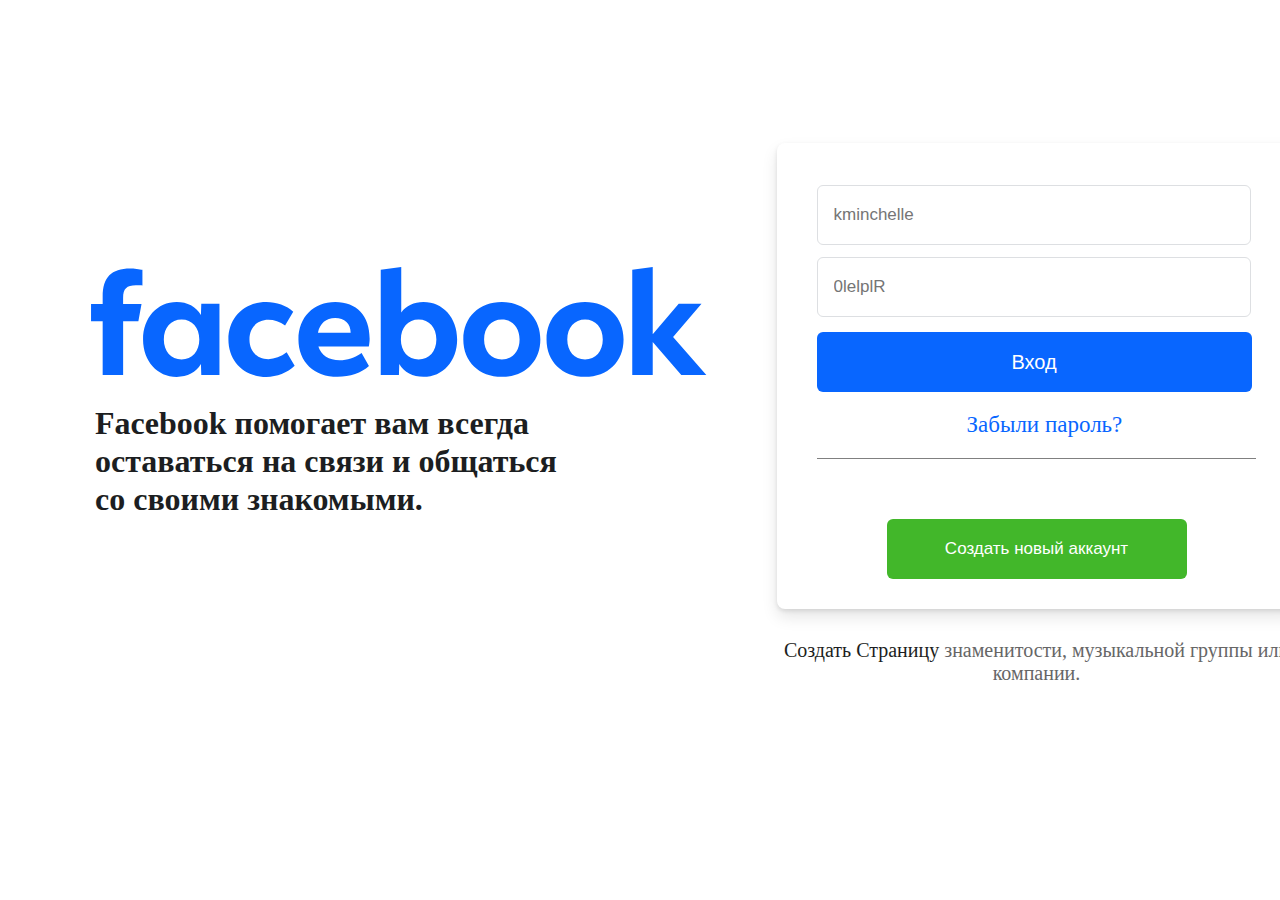
<file: index.html>
<!DOCTYPE html>
<html lang="en">
  <head>
    <meta charset="UTF-8" />
    <meta name="viewport" content="width=device-width, initial-scale=1.0" />
    <title>FOODTRAVE</title>
    <link rel="stylesheet" href="./css/style.css" />
    <link
      href="https://cdn.jsdelivr.net/npm/bootstrap@5.3.3/dist/css/bootstrap.min.css"
      rel="stylesheet"
      integrity="sha384-QWTKZyjpPEjISv5WaRU9OFeRpok6YctnYmDr5pNlyT2bRjXh0JMhjY6hW+ALEwIH"
      crossorigin="anonymous"
    />
  </head>
  <body>
    <header>
      <nav class="container">
        <div class="first">
          <button
            style="margin-top: -20px; margin-left: 26px"
            class="btn1"
            type="button"
            data-bs-toggle="offcanvas"
            data-bs-target="#staticBackdrop"
            aria-controls="staticBackdrop"
          >
            <img src="./images/Icon.svg" alt="" />
          </button>
          <ul class="lists1">
            <li class="nav_link">Home</li>
            <li class="nav_link">Category</li>
            <li class="nav_link">Products</li>
            <li class="nav_link">Pages</li>
            <li class="nav_link">Blog</li>
            <li class="nav_link">Elements</li>
          </ul>
          <ul class="list1">
            <li class="nav_link"><img src="./images/phone.svg" alt="" /></li>
            <li class="nav_link">+123 ( 456 ) ( 7890 )</li>
          </ul>

          <div
            class="offcanvas offcanvas-start"
            data-bs-backdrop="static"
            tabindex="-1"
            id="staticBackdrop"
            aria-labelledby="staticBackdropLabel"
          >
            <div class="offcanvas-header">
              <img
                class="offcanvas-title"
                src="./images/logo.png"
                id="staticBackdropLabel"
              />
              <button
                type="button"
                class="btn-close"
                data-bs-dismiss="offcanvas"
                aria-label="Close"
              ></button>
            </div>
            <div class="offcanvas-body">
              <ul class="lists">
                <li class="nav_link">Home</li>
                <li class="nav_link">Category</li>
                <li class="nav_link">Products</li>
                <li class="nav_link">Pages</li>
                <li class="nav_link">Blog</li>
                <li class="nav_link">Elements</li>
              </ul>
              <ul class="list">
                <li class="nav_link">
                  <img src="./images/phone.svg" alt="" />
                </li>
                <li class="nav_link">+123 ( 456 ) ( 7890 )</li>
              </ul>
              <ul class="list">
                <li class="nav_link">
                  <img src="./images/acc.svg" alt="" />
                </li>
                <li class="nav_link">Account</li>
              </ul>
              <ul class="list">
                <li class="nav_link">
                  <img src="./images/like.svg" alt="" />
                </li>
                <li class="nav_link">Wishlist</li>
              </ul>
              <ul class="list">
                <li class="nav_link">
                  <img src="./images/cart.svg" alt="" />
                </li>
                <li class="nav_link">Cart</li>
              </ul>
              <ul class="list">
                <li class="nav_link">
                  <form class="form2" action="">
                    <input type="text" placeholder="Search For items..." />
                    <button class="btn2">
                      <img src="./images/search.svg" alt="" />
                    </button>
                  </form>
                </li>
              </ul>
            </div>
          </div>
        </div>
      </nav>
      <hr />
      <nav class="container">
        <div class="second">
          <img src="./images/logo.png" alt="" />
          <form action="">
            <input type="text" placeholder="Search For items..." />
            <button class="btn2">
              <img src="./images/search.svg" alt="" />
            </button>
          </form>
          <div class="icons">
            <div class="list2">
              <img src="./images/acc.svg" alt="" />
              <p>Account</p>
            </div>
            <div class="list2">
              <img src="./images/like.svg" alt="" />
              <p>Wishlist</p>
            </div>
            <div class="list2">
              <img src="./images/cart.svg" alt="" />
              <p>Cart</p>
            </div>
          </div>
        </div>
      </nav>
      <hr />
    </header>

    <main class="main">
      <div class="home container">
        <div class="left">
          <h2><span>100%</span> Organic Vegetables</h2>
          <h1>The best way to stuff your wallet.</h1>
          <p>
            Lorem ipsum dolor sit amet consectetur adipisicing elit. Amet
            reiciendis beatae consequuntur.
          </p>
          <form action="">
            <input type="text" placeholder="Your emaill address" />
            <button>Subscribe</button>
          </form>
        </div>
        <div class="right">
          <img src="./images/banner-13.png.png" alt="" />
        </div>
      </div>
    </main>

    <section class="container">
      <div class="cards">
        <div class="card1">
          <h1>Everyday Fresh & Clean with Our Products</h1>
          <button>Shop Now</button>
        </div>
        <div class="card2">
          <h1>Make your Breakfast Healthy and Easy</h1>
          <button>Shop Now</button>
        </div>
        <div class="card3">
          <h1>The best Organic Products Online</h1>
          <button>Shop Now</button>
        </div>
      </div>
    </section>
    <section class="container">
      <h1 class="pop">Popular Products</h1>
      <div class="Products"></div>
    </section>
    <script src="./js/main.js"></script>
    <script
      src="https://cdn.jsdelivr.net/npm/bootstrap@5.3.3/dist/js/bootstrap.bundle.min.js"
      integrity="sha384-YvpcrYf0tY3lHB60NNkmXc5s9fDVZLESaAA55NDzOxhy9GkcIdslK1eN7N6jIeHz"
      crossorigin="anonymous"
    ></script>
    <script src="./js/admin.js"></script>
  </body>
</html>
</file>
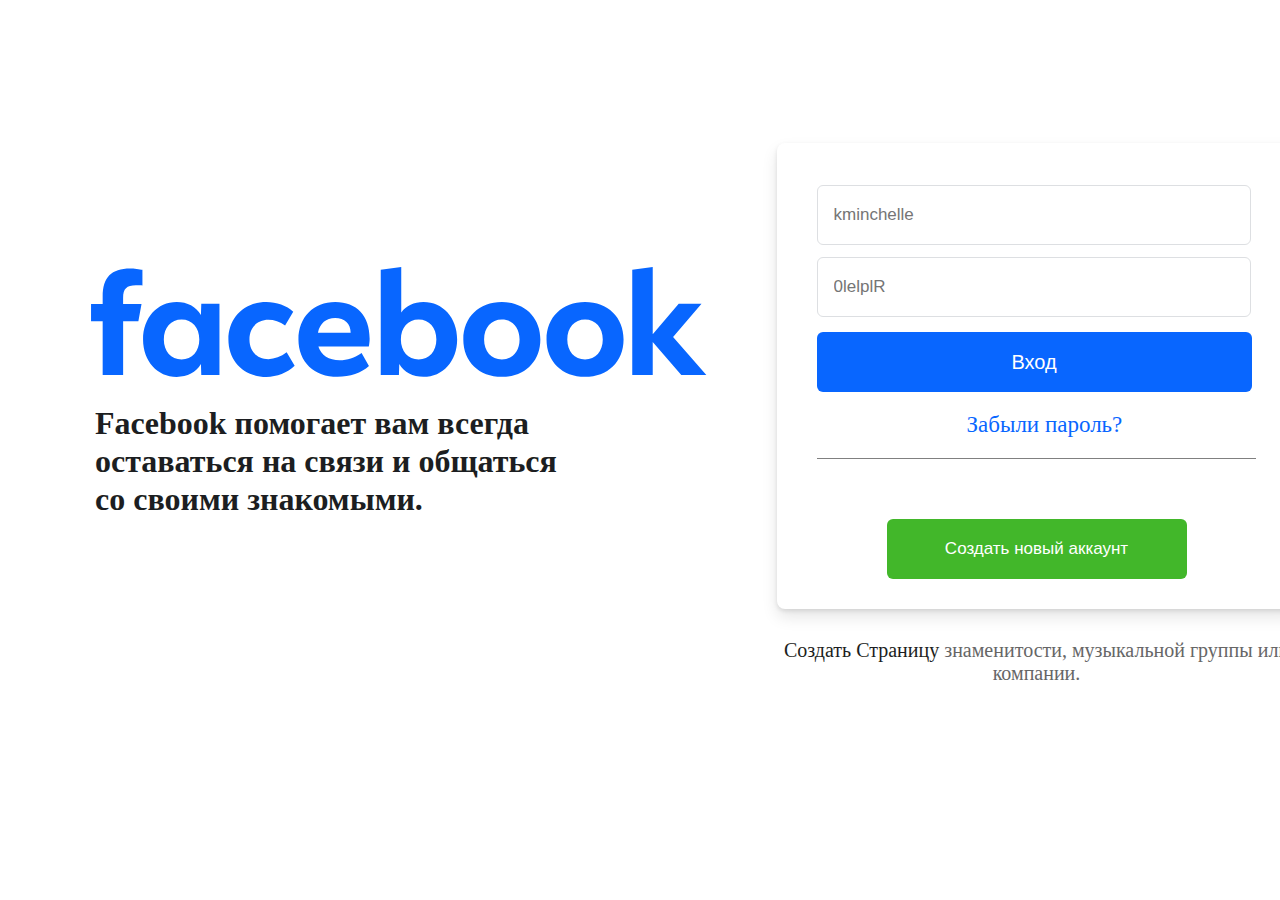
<file: pages/login.html>
<!DOCTYPE html>
<html lang="en">
  <head>
    <meta charset="UTF-8" />
    <meta name="viewport" content="width=device-width, initial-scale=1.0" />
    <title>Document</title>
    <link rel="stylesheet" href="../css/login.min.css" />
  </head>
  <body>
    <section class="container">
      <div class="home">
        <div class="left">
          <img src="../images/facebook.svg" alt="" />
          <p>
            Facebook помогает вам всегда оставаться на связи и общаться со
            своими знакомыми.
          </p>
        </div>
        <div class="right">
          <form class="form" action="">
            <input
              class="inp-username"
              placeholder="kminchelle"
              type="text"
              value=""
            />
            <input
              class="inp-password"
              placeholder="0lelplR"
              type="password"
              value=""
            />
            <button class="btn-login">Вход</button>
            <a
              class="a"
              href="https://www.facebook.com/login/identify/?ctx=recover&ars=facebook_login&from_login_screen=0"
              >Забыли пароль?</a
            >
            <button class="btn2">Создать новый аккаунт</button>
          </form>
          <p>
            <a
              href="https://www.facebook.com/pages/create/?ref_type=registration_form"
              >Создать Страницу</a
            >
            знаменитости, музыкальной группы или компании.
          </p>
        </div>
      </div>
    </section>
    <script src="../js/login.js"></script>
  </body>
</html>
</file>
<file: css/style.css>
* {
  padding: 0;
  margin: 0;
}

*::after,
::before {
  box-sizing: border-box;
}

.container {
  max-width: 1200px;
  padding-left: 20px;
  padding-right: 20px;
  margin-right: auto;
  margin-left: auto;
}

li {
  list-style-type: none;
}

a {
  text-decoration: none;
}

.first {
  display: flex;
  justify-content: space-between;
  align-items: center;
  padding-top: 20px;
}

.lists1 {
  display: flex;
  gap: 50px;
  justify-content: space-between;
  align-items: center;
}

.list1 {
  display: flex;
  justify-content: space-between;
  align-items: center;
  gap: 5px;
}

.btn1 {
  width: 40px;
  background-color: white;
  outline: none;
  border: 1px solid gainsboro;
}

.lists {
  display: flex;
  flex-direction: column;
  gap: 12px;
}

.list {
  display: flex;
  align-items: center;
}

.second {
  display: flex;
  justify-content: space-between;
  align-items: center;
  margin-top: -20px;
  margin-bottom: -20px;
}
.second form input {
  width: 350px;
  outline: greenyellow;
  border: 1px solid gray;
  border-right: none;
  height: 30px;
  padding-left: 10px;
}
.second form button {
  width: 40px;
  height: 31px;
  border: none;
  background-color: red;
  text-align: center;
  margin-left: -40px;
}
.second .icons {
  display: flex;
  justify-content: space-between;
  align-items: center;
  gap: 30px;
}
.second .icons .list2 {
  display: flex;
  align-items: center;
  justify-content: space-between;
  gap: 1px;
}
.second .icons .list2 p {
  padding-top: 12px;
  color: #000000;
}

.form2 input {
  width: 250px;
  outline: greenyellow;
  border: 1px solid gray;
  border-right: none;
  height: 30px;
  padding-left: 10px;
}
.form2 button {
  width: 40px;
  height: 31px;
  border: none;
  background-color: red;
  text-align: center;
  margin-left: -40px;
}

.main {
  width: 100%;
  background-color: #e6e6e6;
  margin-top: -16px;
  height: 651px;
}
.main .home {
  display: flex;
  justify-content: space-between;
}
.main .right {
  padding-top: 130px;
  margin-right: -90px;
}
.main .left span {
  color: red;
  text-decoration: underline;
}
.main .left h2 {
  padding-top: 150px;
  font-size: 20px;
  line-height: 24px;
  letter-spacing: 0.48;
}
.main .left h1 {
  width: 522.06px;
  font-size: 55px;
  line-height: 68px;
  letter-spacing: 0.48;
  color: #000000;
}
.main .left p {
  font-size: 15px;
  line-height: 26.25px;
  letter-spacing: 0.48px;
  color: #7a7a7a;
  width: 488.04px;
}
.main .left form input {
  width: 292.45px;
  height: 64px;
  border-radius: 50px 0px 0px 50px;
  border: none;
  outline: none;
  padding-left: 10px;
}
.main .left form button {
  position: absolute;
  width: 157.55px;
  height: 64px;
  left: 362.45px;
  border-radius: 50px;
  background-color: #3bb77e;
  color: white;
  border: none;
}

.cards {
  display: grid;
  grid-template-columns: repeat(3, 1fr);
  gap: 30px;
  padding-top: 30px;
}
.cards .card1 {
  background-image: url("../images/img1.png");
  background-repeat: no-repeat;
  padding-bottom: 50px;
  background-size: cover;
}
.cards .card1 h1 {
  font-size: 24px;
  line-height: 28.8px;
  width: 303.12px;
  padding: 30px;
  padding-top: 50px;
}
.cards .card1 button {
  display: block;
  margin-left: 30px;
  width: 123.61px;
  height: 41px;
  background-color: #f53e32;
  color: white;
  border: none;
  border-radius: 4px;
}
.cards .card2 {
  background-image: url("../images/img2.png");
  background-repeat: no-repeat;
  padding-bottom: 50px;
  background-size: cover;
}
.cards .card2 h1 {
  padding: 30px;
  font-size: 24px;
  line-height: 28.8px;
  width: 350.12px;
  padding-top: 50px;
}
.cards .card2 button {
  display: block;
  margin-left: 30px;
  width: 123.61px;
  height: 41px;
  background-color: #f53e32;
  color: white;
  border: none;
  border-radius: 4px;
  margin-top: 37px;
}
.cards .card3 {
  background-image: url("../images/img3.png");
  background-repeat: no-repeat;
  background-size: cover;
  padding-bottom: 50px;
}
.cards .card3 h1 {
  padding: 30px;
  font-size: 24px;
  line-height: 28.8px;
  width: 303.12px;
  padding-top: 50px;
}
.cards .card3 button {
  display: block;
  margin-left: 30px;
  width: 123.61px;
  height: 41px;
  background-color: #f53e32;
  color: white;
  border: none;
  border-radius: 4px;
  margin-top: 37px;
}

.pop {
  padding-top: 100px;
  font-size: 32px;
  line-height: 38.4px;
  color: #253d4e;
}

.Products {
  padding-top: 20px;
  display: grid;
  grid-template-columns: repeat(4, 1fr);
  gap: 12px;
  justify-content: space-between;
}

.card {
  width: 298px;
  height: 465.3px;
  border: 1px solid gray;
  border-radius: 15px;
}
.card h3 {
  font-size: 15px;
  line-height: 24px;
  letter-spacing: 0.48;
}
.card p {
  font-size: 18px;
  line-height: 24px;
  color: #3bb77e;
}
.card img {
  height: 400px;
}
.card button {
  background-color: red;
  color: white;
  border: none;
}

@media (max-width: 990px) {
  .first {
    flex-direction: column;
    justify-content: start;
  }
  .second {
    display: none;
  }
  .right {
    display: none;
  }
}
@media (max-width: 610px) {
  .first .lists1 {
    display: none;
  }
  .first .list1 {
    display: none;
  }
}
@media (max-width: 1110px) {
  .cards {
    grid-template-columns: repeat(2, 1fr);
    width: 100%;
  }
}
@media (max-width: 840px) {
  .cards {
    grid-template-columns: auto;
  }
}
@media (max-width: 600px) {
  .cards .card1 img {
    width: 100%;
  }
  .cards .card2 img {
    width: 100%;
  }
  .cards .card3 img {
    width: 100%;
  }
}
@media (max-width: 1300px) {
  .Products {
    justify-content: center;
    grid-template-columns: repeat(3, 1fr);
  }
}
@media (max-width: 1000px) {
  .Products {
    justify-content: center;
    grid-template-columns: repeat(2, 1fr);
  }
}
@media (max-width: 730px) {
  .Products {
    justify-content: center;
    grid-template-columns: auto;
  }
}
</file>
<file: css/login.min.css>
*{padding:0;margin:0}*::after,::before{box-sizing:border-box}body{background-color:#fff}.container{max-width:1500px;padding-left:20px;padding-right:20px;margin-right:auto;margin-left:auto}.home{display:flex;justify-content:space-between;align-items:center}.home .left{margin-top:-100px}.home .left img{display:block;padding-top:100px;height:306px}.home .left p{margin-top:-70px;margin-left:75px;color:#1c1e21;font-size:32px;font-weight:bold;line-height:38px;width:491px}.home .right{margin-top:143px;margin-right:50px}.home .right .form{background-color:#fff;border:none;border-radius:8px;box-shadow:0 2px 4px rgba(0,0,0,.1),0 8px 16px rgba(0,0,0,.1);padding-top:30px;padding-bottom:30px}.home .right .form .inp-username,.home .right .form .inp-password{font-size:17px;padding:14px 16px;width:400px;margin-top:12px;height:30px;border-radius:6px;background:#fff;border:1px solid #dddfe2;color:#1d2129;font-family:Helvetica,Arial,sans-serif;line-height:16px;outline:none;margin-left:40px}.home .right .form .btn-login{background-color:#0866ff;border:none;border-radius:6px;font-size:20px;line-height:48px;height:60px;width:435px;margin-top:15px;color:#fff;margin-left:40px}.home .right .a{display:block;color:#0866ff;font-size:23px;padding-top:10px;text-decoration:none;border-bottom:1px solid gray;padding-left:150px;padding-top:20px;padding-bottom:20px;margin-left:40px;margin-right:41px}.home .right .btn2{border:none;border-radius:6px;font-size:17px;line-height:48px;color:#fff;padding:0 16px;width:300px;height:60px;background-color:#42b72a;margin:60px auto 0 auto;border-color:#42b72a}.home .right p{padding-top:30px;font-size:20px;width:520px;text-align:center;color:#666}.home .right p a{color:#1c1e21;text-decoration:none}input{display:block}button{display:block;cursor:pointer}@media(max-width: 1220px){.home{flex-direction:column}.home img{width:100%}}
</file>
